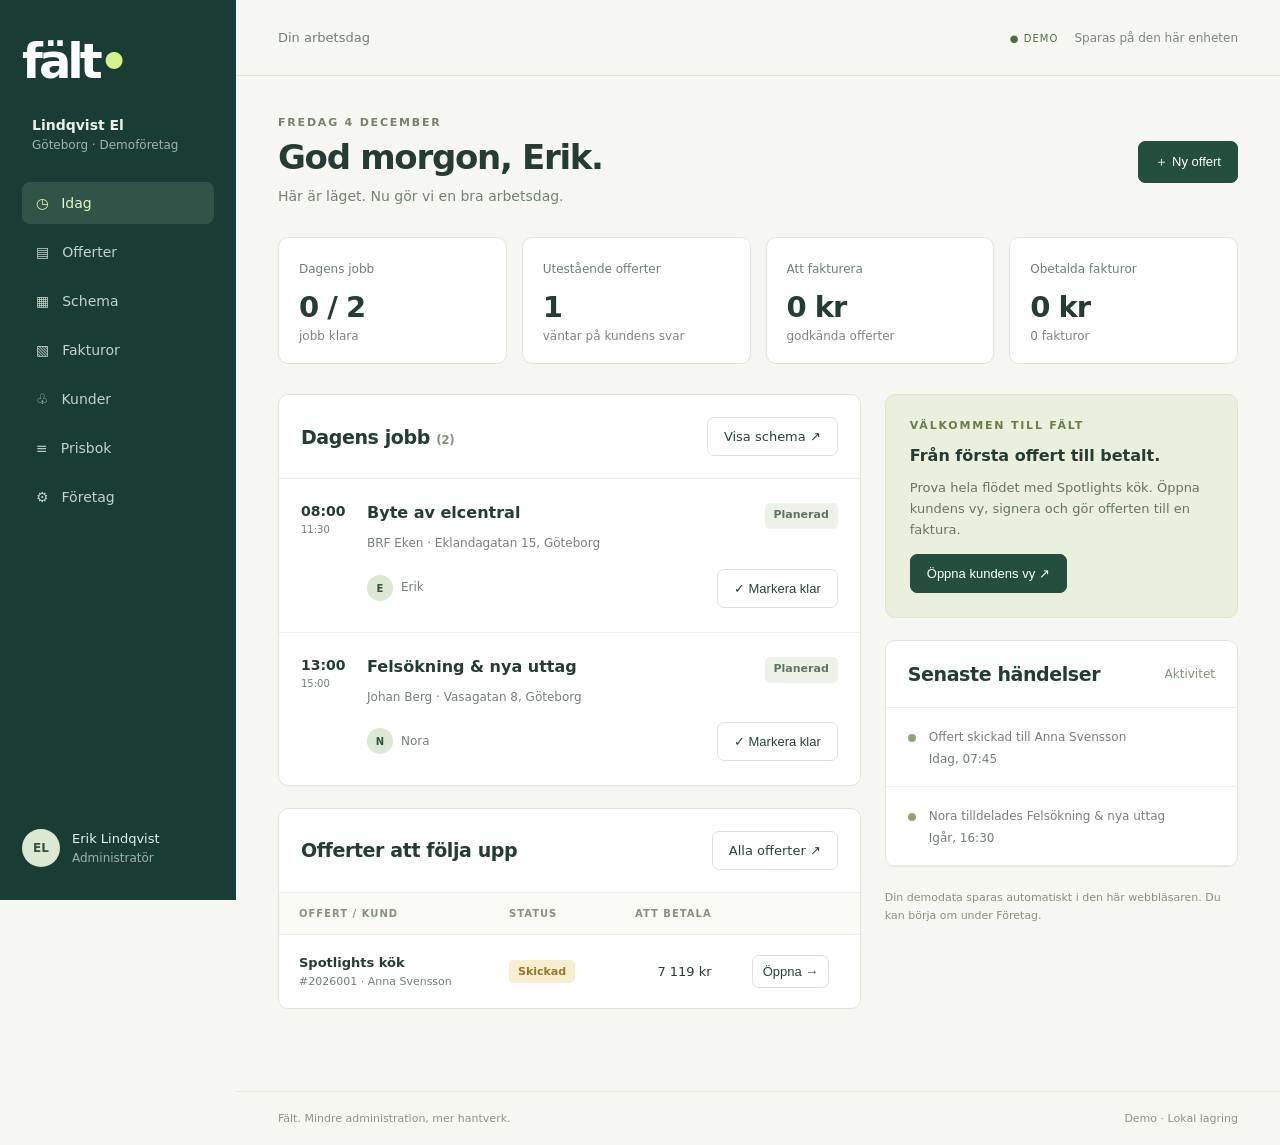
<file: index.html>
<!doctype html><html lang="sv"><head><meta charset="utf-8"><meta name="viewport" content="width=device-width,initial-scale=1"><meta name="theme-color" content="#193d34"><title>Fält — arbetsdagen, samlad</title><link rel="stylesheet" href="style.css"></head><body><aside><a class="logo" href="#idag">fält<span>•</span></a><div class="company">Lindqvist El <small>Göteborg · Demoföretag</small></div><nav id="nav"></nav><div class="aside-bottom"><span class="avatar">EL</span><div>Erik Lindqvist<small>Administratör</small></div></div></aside><div class="workspace"><header><span id="crumb">Din arbetsdag</span><span class="demo">● DEMO <span> Sparas på den här enheten</span></span></header><main id="main"></main><footer>Fält. Mindre administration, mer hantverk.<span>Demo · Lokal lagring</span></footer></div><dialog id="dialog"><button class="close" aria-label="Stäng">×</button><div id="modal"></div></dialog><div id="toast" role="status"></div><script src="app.js"></script></body></html>
</file>
<file: style.css>
:root{font-family:Inter,ui-sans-serif,system-ui,-apple-system,sans-serif;color:#243c34;background:#f6f7f3;font-synthesis:none}*{box-sizing:border-box}body{margin:0}aside{position:fixed;inset:0 auto 0 0;width:236px;background:#193d34;color:#eaf0e8;padding:33px 22px;display:flex;flex-direction:column}.logo{font-size:48px;font-weight:750;letter-spacing:-4px;color:white;text-decoration:none}.logo span{color:#d5f18b}.company{padding:28px 10px 30px;font-weight:600;font-size:14px}small{display:block;font-size:12px;font-weight:400;opacity:.65;margin-top:5px}nav{display:grid;gap:7px}nav a{color:#c3d2ca;text-decoration:none;border-radius:8px;padding:13px 14px;display:flex;gap:13px;font-size:14px}nav a.active{background:#315448;color:#e5f8bd}nav a:hover{background:#315448}.aside-bottom{margin-top:auto;display:flex;align-items:center;gap:12px;font-size:13px}.avatar{display:inline-grid;place-items:center;border-radius:50%;background:#dce8d2;color:#325343;width:38px;height:38px;font-size:12px;font-weight:700}.workspace{margin-left:236px}header{height:76px;border-bottom:1px solid #dfe4dc;display:flex;align-items:center;justify-content:space-between;padding:0 42px;font-size:13px;color:#718077}.demo{font-size:10px;letter-spacing:1px;color:#526b45}.demo span{letter-spacing:0;font-size:12px;margin-left:12px;color:#7b857d}main{max-width:1300px;margin:auto;padding:40px 42px 60px;min-height:calc(100vh - 130px)}h1{font-size:34px;letter-spacing:-1.3px;font-weight:650;margin:8px 0}h2{font-size:19px;letter-spacing:-.4px;margin:0}h3{font-size:16px;margin:0 0 7px}.muted,p{color:#758077;font-size:14px;line-height:1.6}.eyebrow{text-transform:uppercase;font-size:11px;letter-spacing:1.8px;font-weight:600;color:#77836b}.heading{display:flex;justify-content:space-between;align-items:center;gap:15px;margin-bottom:30px}.heading p{margin:8px 0 0}button,.button{border:1px solid #dce2d8;border-radius:7px;background:white;padding:11px 16px;color:#284437;font:600 13px inherit;cursor:pointer;font-size:13px;display:inline-flex;gap:8px;align-items:center;justify-content:center;text-decoration:none}button:hover,.button:hover{filter:brightness(.96)}button:focus-visible,a:focus-visible{outline:3px solid #b6d971;outline-offset:3px}.primary{background:#244e3e;color:white;border-color:#244e3e}.lime{background:#d9efa8;border-color:#d9efa8}.danger{color:#a44239}.stats{display:grid;grid-template-columns:repeat(4,1fr);gap:15px;margin-bottom:30px}.stat{background:white;border:1px solid #e1e5dc;border-radius:10px;padding:20px}.stat small{opacity:1;color:#7c877c}.stat strong{display:block;font-size:29px;font-weight:600;margin-top:13px;letter-spacing:-1px}.stat .label{font-size:12px;color:#6f7e72}.grid{display:grid;grid-template-columns:1.65fr 1fr;gap:24px}.panel{background:white;border:1px solid #e0e5db;border-radius:10px;overflow:hidden;margin-bottom:22px}.panel-head{padding:22px;display:flex;justify-content:space-between;align-items:center;border-bottom:1px solid #edf0e8}.panel-head span{font-size:12px;color:#84917e}.job{display:flex;gap:18px;padding:24px 22px;border-bottom:1px solid #edf0e8}.job:last-child{border:0}.job-time{font-size:14px;font-weight:650;min-width:48px}.job-time small{font-size:10px}.job-info{flex:1}.job p{margin:5px 0 15px;font-size:12px}.job-actions{display:flex;gap:8px;align-items:center;flex-wrap:wrap}.badge{display:inline-flex;padding:5px 9px;border-radius:5px;font-size:11px;font-weight:550;background:#edf1e9;color:#5e755d;white-space:nowrap}.badge.Skickad{background:#f8edcf;color:#95762d}.badge.Signerad,.badge.Betald,.badge.Klar{background:#e4efdc;color:#4e703e}.badge.Avböjd{background:#f7e5e1;color:#a44e40}.callout{padding:24px;background:#eaf0dd;border:1px solid #dbe4ca;border-radius:10px;margin-bottom:22px}.callout p{font-size:13px;color:#67765a}.callout .eyebrow{color:#697e49}.callout h3{margin-top:14px}.activity{padding:20px 22px;display:flex;gap:13px;border-bottom:1px solid #edf0e8}.activity p{margin:0;font-size:12px}.dot{height:8px;width:8px;border-radius:50%;background:#8da474;margin-top:6px;flex-shrink:0}.toolbar{display:flex;gap:10px;margin-bottom:20px;flex-wrap:wrap}input,select,textarea{width:100%;border:1px solid #dce2d7;border-radius:6px;background:#fff;padding:11px 12px;font:inherit;font-size:14px;color:#294438}label{font-size:12px;font-weight:600;display:block;margin:15px 0 6px}textarea{min-height:75px}.toolbar input{max-width:350px}.table-wrap{overflow:auto}table{width:100%;border-collapse:collapse;font-size:13px;white-space:nowrap}th{text-align:left;color:#86917f;font-size:10px;text-transform:uppercase;letter-spacing:1px;background:#fafbf7;padding:15px 20px}td{padding:20px;border-top:1px solid #edf0e8}td small{font-size:11px}td button{padding:8px 10px}.amount{text-align:right;font-variant-numeric:tabular-nums}.actions{display:flex;gap:7px;justify-content:flex-end}.empty{padding:40px;text-align:center;color:#7b897b}footer{display:flex;justify-content:space-between;padding:20px 42px;color:#8b9486;font-size:11px;border-top:1px solid #e5e8e0}dialog{border:1px solid #dce2d6;border-radius:14px;padding:30px;width:min(740px,95vw);max-height:92vh;overflow:auto;color:#294438}dialog::backdrop{background:#112e2877;backdrop-filter:blur(3px)}.close{position:absolute;right:16px;top:12px;border:0;font-size:24px;background:transparent;padding:3px 10px}dialog h2{padding-right:20px;margin-bottom:15px}.form-grid{display:grid;grid-template-columns:1fr 1fr;gap:0 18px}.modal-actions{display:flex;justify-content:flex-end;gap:10px;margin-top:24px;flex-wrap:wrap}.quote-row{display:grid;grid-template-columns:2fr .6fr .8fr 1fr 30px;gap:7px;margin-top:10px}.quote-row input,.quote-row select{min-width:0;padding:9px 5px;font-size:12px}.quote-row button{padding:5px}.totals{margin:22px 0 0 auto;max-width:300px}.total-line{display:flex;justify-content:space-between;padding:8px 0;font-size:13px}.total-line:last-child{border-top:1px solid #dce2d6;font-size:19px;font-weight:650}.signature{width:100%;height:150px;touch-action:none;border:1px dashed #9eae92;border-radius:8px;background:#fafbf6}.notice{font-size:11px;color:#88907c;line-height:1.6;margin:15px 0}.week{display:grid;grid-template-columns:repeat(7,minmax(120px,1fr));gap:1px;background:#e3e8dd;min-width:850px}.day{background:#fff;min-height:300px;padding:14px 10px}.day-title{font-size:12px;color:#829077;margin-bottom:18px}.day-title strong{display:block;font-size:23px;color:#294438;margin-top:7px}.calendar-job{background:#ecf1e3;border-left:3px solid #759252;border-radius:5px;padding:12px 9px;margin-bottom:10px;font-size:12px;cursor:pointer}.calendar-job strong{display:block;margin:7px 0}.calendar-job small{font-size:10px}.settings{max-width:700px}.person{display:flex;align-items:center;gap:10px}#toast{position:fixed;bottom:24px;left:50%;transform:translateX(-50%);background:#193d34;color:white;padding:14px 24px;border-radius:9px;font-size:13px;display:none;z-index:10}.print-only{display:none}@media(max-width:1000px){aside{width:190px;padding:25px 15px}.workspace{margin-left:190px}main{padding:28px 24px}.grid{grid-template-columns:1fr}.stats{gap:8px}.stat{padding:16px}header,footer{padding-left:24px;padding-right:24px}}@media(max-width:650px){aside{position:sticky;top:0;width:100%;height:auto;padding:10px 14px;z-index:2;display:block}.logo{font-size:30px;letter-spacing:-2px}.company,.aside-bottom{display:none}nav{display:flex;overflow:auto;margin-top:9px;gap:3px}nav a{padding:8px;font-size:11px;gap:4px;white-space:nowrap}.workspace{margin-left:0}header{height:45px;font-size:11px;padding:0 18px}.demo span{display:none}main{padding:25px 16px}h1{font-size:28px}.heading{align-items:flex-start}.heading button{padding:11px}.stats{grid-template-columns:1fr 1fr}.stat strong{font-size:25px}.job{padding:20px 15px;gap:12px}footer{padding:18px;font-size:10px}footer span{display:none}.form-grid{grid-template-columns:1fr}.quote-row{grid-template-columns:1.5fr .5fr .7fr .8fr 25px;gap:4px}dialog{padding:24px 16px}.heading p{font-size:12px}.panel-head{padding:18px}.job-actions button{font-size:12px}}@media print{aside,header,footer,main,.close,.modal-actions,.signature,label,input,.notice{display:none!important}dialog{position:static;display:block;border:0;width:100%;max-height:none}dialog::backdrop{display:none}.print-only{display:block}}
</file>
